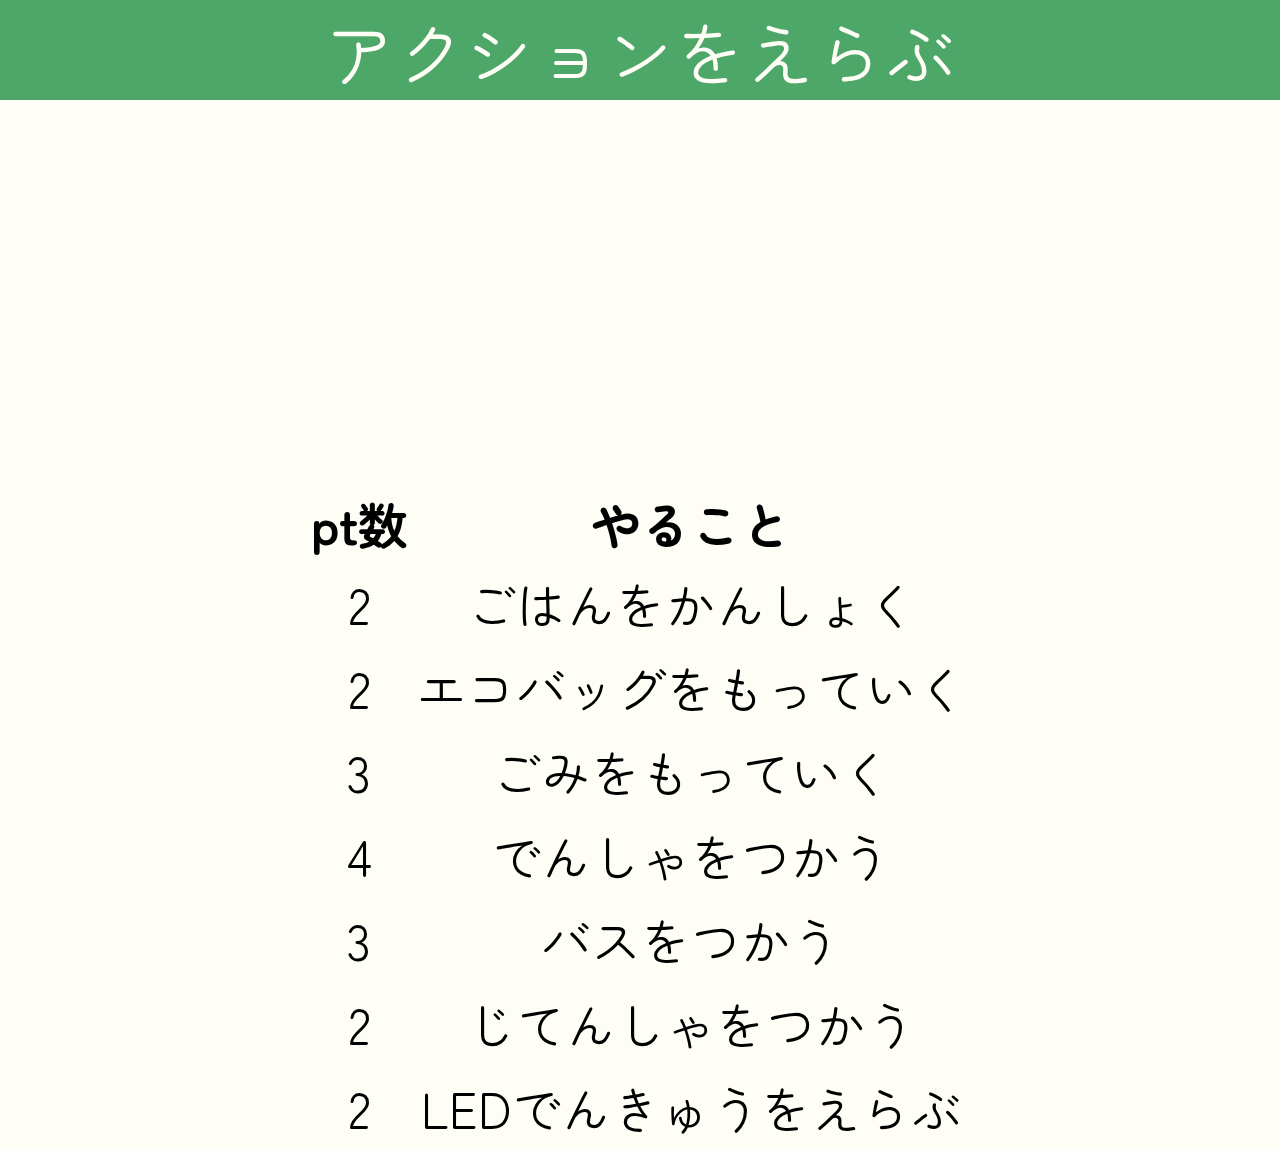
<file: action/action.html>
<!DOCTYPE html>
<lang="ja">
<html>
  <head>
    <meta charset="UTF-8" />
    <meta name="description" content="アクション" />
    <meta viewport="width=device-width, initial-scale=1.0" />
    <title>アクション</title>
    <link rel="stylesheet" href="../header.css" />
    <link rel="preconnect" href="https://fonts.googleapis.com">
    <link rel="preconnect" href="https://fonts.gstatic.com" crossorigin>
    <link href="https://cdn.jsdelivr.net/npm/bootstrap@5.0.2/dist/css/bootstrap.min.css" rel="stylesheet" integrity="sha384-EVSTQN3/azprG1Anm3QDgpJLIm9Nao0Yz1ztcQTwFspd3yD65VohhpuuCOmLASjC" crossorigin="anonymous">
    <link href="https://fonts.googleapis.com/css2?family=Zen+Maru+Gothic:wght@400;700&display=swap" rel="stylesheet">
    <link rel="stylesheet" href="action.css" />
    <script src="https://cdn.jsdelivr.net/npm/bootstrap@5.0.2/dist/js/bootstrap.bundle.min.js" integrity="sha384-MrcW6ZMFYlzcLA8Nl+NtUVF0sA7MsXsP1UyJoMp4YLEuNSfAP+JcXn/tWtIaxVXM" crossorigin="anonymous"></script>
  </head>
  <body>
     <header>
        <p>アクションをえらぶ</p>
        </header>
   <!-- <table id="actionTable">
        <thead>
            <tr>
                <th>pt数</th>
                <th>やること</th>
            </tr>
        </thead> -->
        <!-- JavaScript読み取り -->
    <!-- </table> -->

    <div class="bd-example">
      <table class="table table-hover" id="actionTable">
          <thead>
        <tr>
          <th scope="col">pt数</th>
          <th scope="col" style="text-align: center;">やること</th>
        </tr>
      </thead> 
      <tbody id="tbody">

      </tbody>   
      </table>      
    </div>

    <script src="action.js"></script>
    <script src="https://cdn.jsdelivr.net/npm/@popperjs/core@2.9.2/dist/umd/popper.min.js" integrity="sha384-IQsoLXl5PILFhosVNubq5LC7Qb9DXgDA9i+tQ8Zj3iwWAwPtgFTxbJ8NT4GN1R8p" crossorigin="anonymous"></script>
    <script src="https://cdn.jsdelivr.net/npm/bootstrap@5.0.2/dist/js/bootstrap.min.js" integrity="sha384-cVKIPhGWiC2Al4u+LWgxfKTRIcfu0JTxR+EQDz/bgldoEyl4H0zUF0QKbrJ0EcQF" crossorigin="anonymous"></script> 
  </body>
</html>
</file>
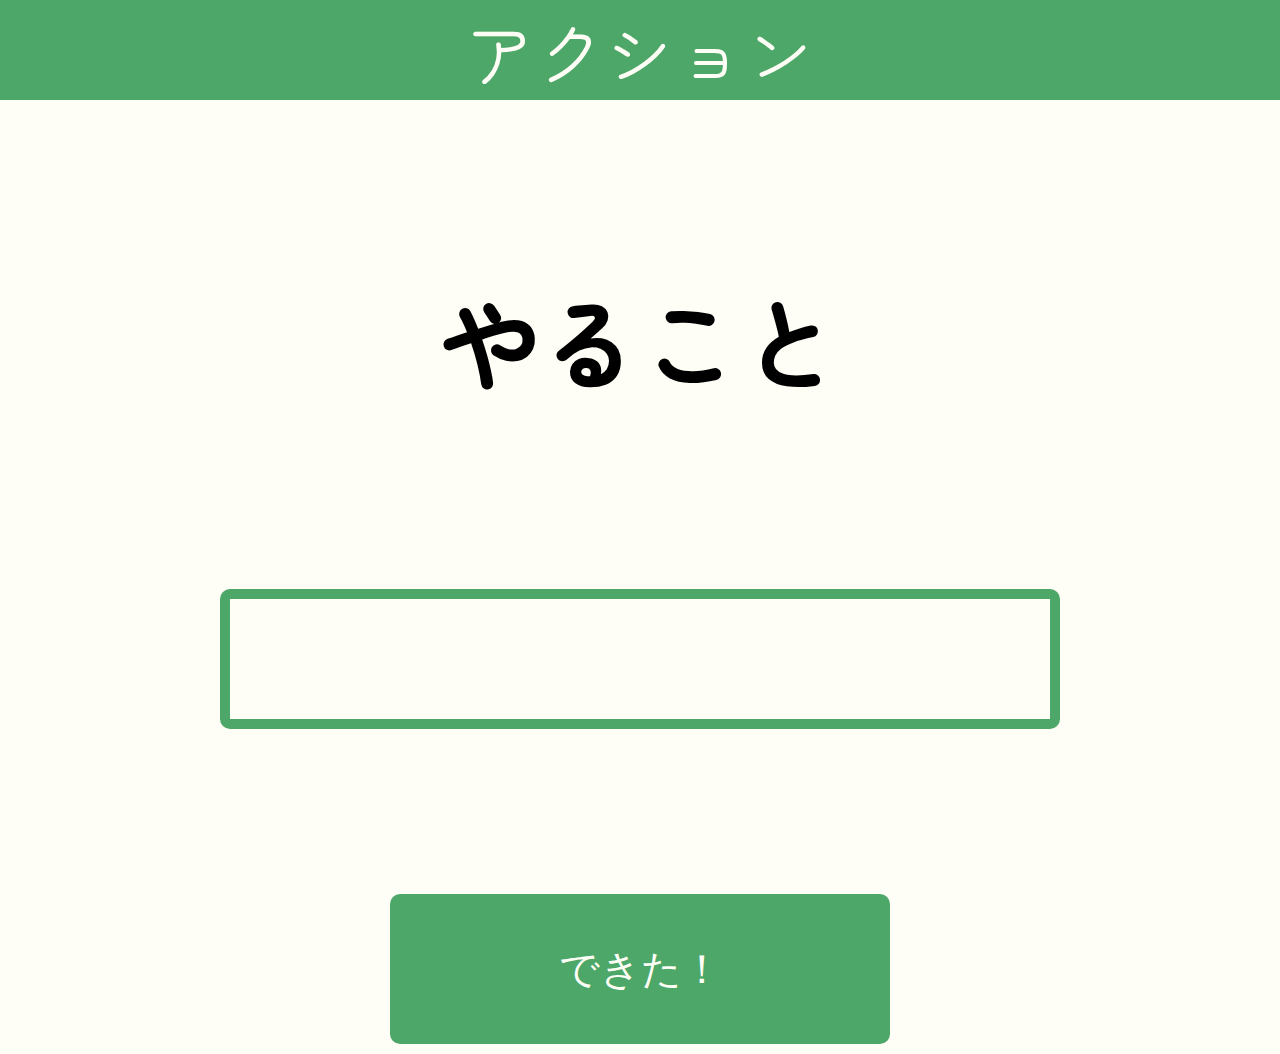
<file: action/register.html>
<!DOCTYPE html>
<lang ="ja"></lang>
<html>
  <head>
    <meta charset="UTF-8" />
    <meta name="description" content="アクション" />
    <meta viewport="width=device-width, initial-scale=1.0" />
    <title>アクション</title>
    <link rel="stylesheet" href="../header.css" />
    <link rel="preconnect" href="https://fonts.googleapis.com">
    <link rel="preconnect" href="https://fonts.gstatic.com" crossorigin>
    <link href="https://fonts.googleapis.com/css2?family=Zen+Maru+Gothic:wght@400;700&display=swap" rel="stylesheet">
    <link rel="stylesheet" href="action.css" />
  </head>
  <body>
    <header>
      <p>アクション</p>
    </header>
    <main>
        <h5 class="yaru">やること</h5>
        <div id="selectedItem" class="roundedBox2"></div>
      
<div>
  <button id="doneButton" class="roundedButton2">できた！</button>
</div>
  <script src="register.js"></script>
</body>
</html>
</file>
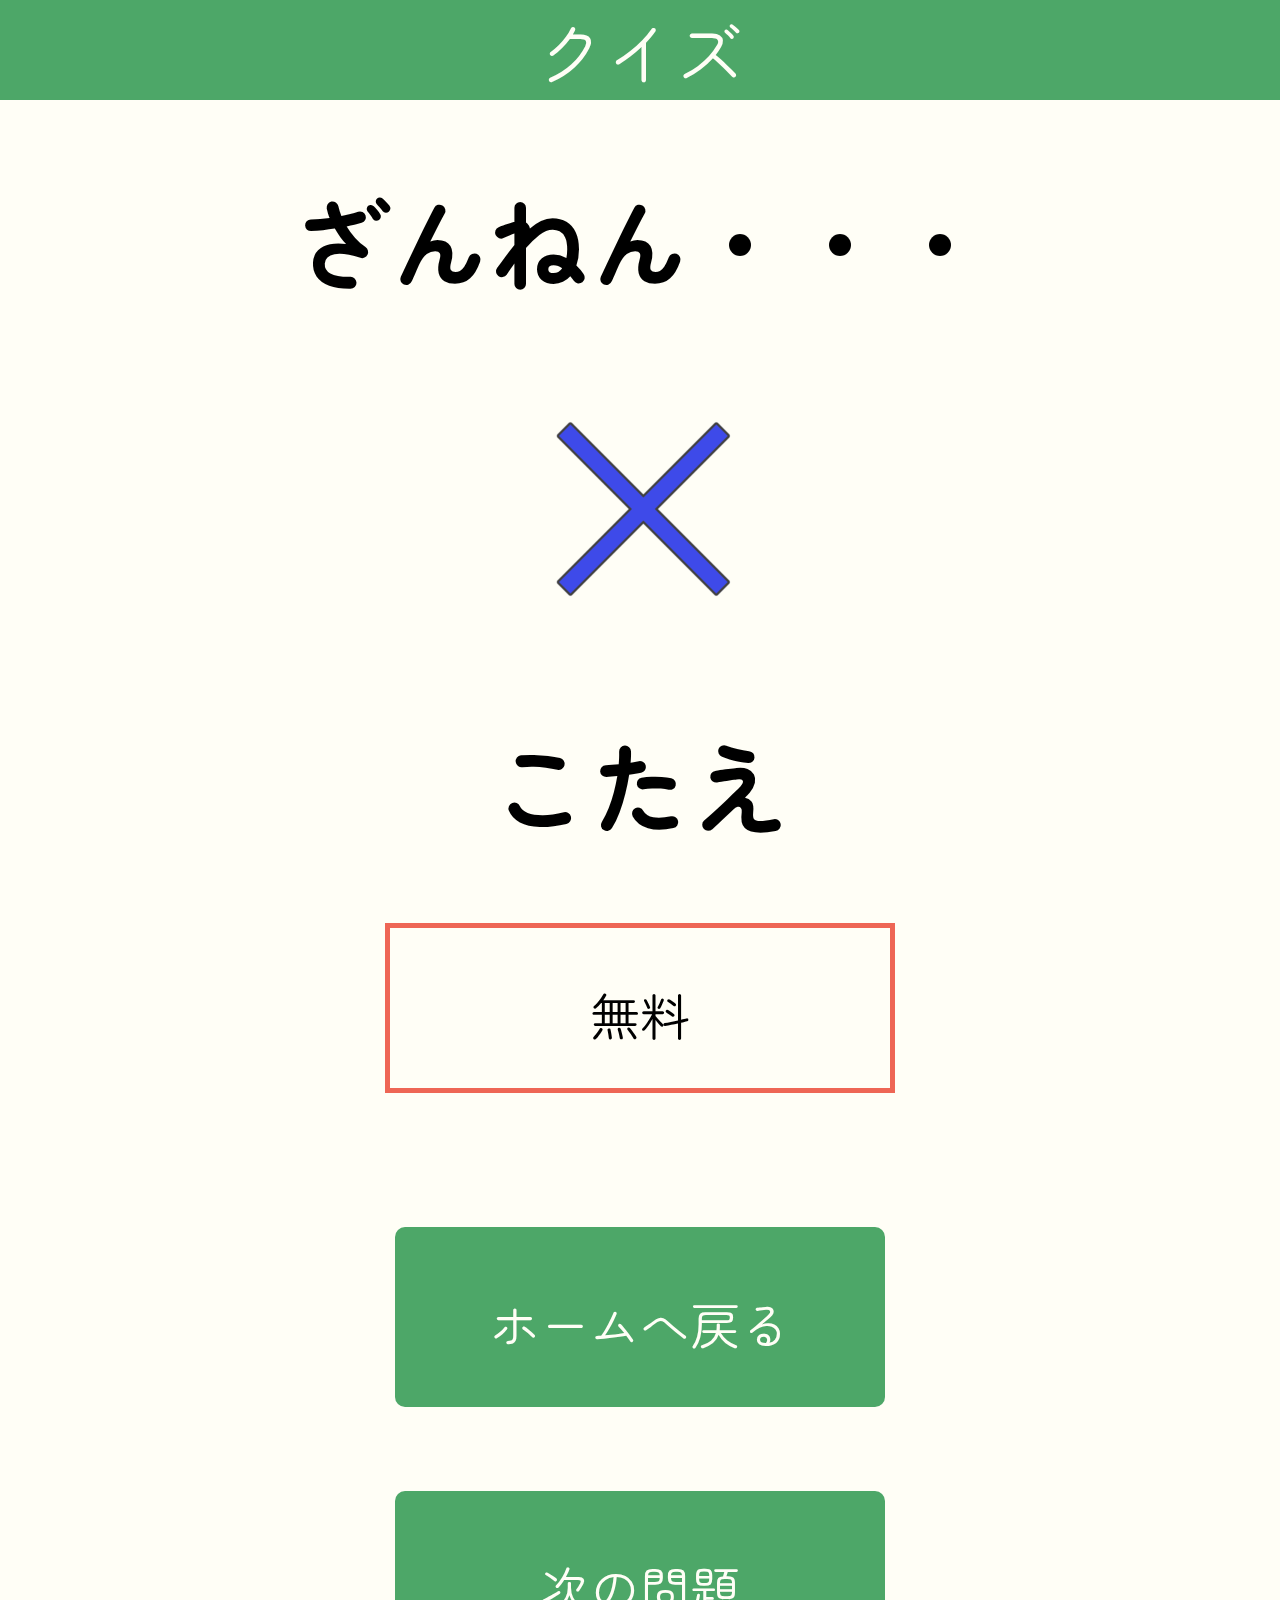
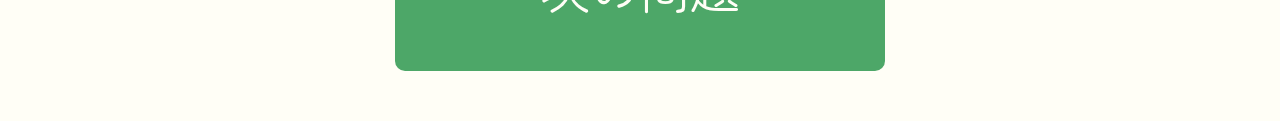
<file: quiz/answer/false.html>
<!DOCTYPE html>
<lang="ja"></lang>
<html>
  <head>
    <meta charset="UTF-8" />
    <meta name="description" content="クイズ" />
    <meta viewport="width=device-width, initial-scale=1.0" />
    <title>クイズ</title>
    <link rel="stylesheet" href="false.css" />
    <link rel="stylesheet" href="../../header.css">
    <link rel="preconnect" href="https://fonts.googleapis.com">
    <link rel="preconnect" href="https://fonts.gstatic.com" crossorigin>
    <link href="https://fonts.googleapis.com/css2?family=Zen+Maru+Gothic:wght@400;700&display=swap" rel="stylesheet">
  </head>
  <header>
    <p>クイズ</p>
  </header>
  <body>
   
    <h1>ざんねん・・・</h1>
    <img src="../../img/batu.png">
    <h1>こたえ</h1>
    <div class="kotae" style="border: solid 5px #E65;">
      <p id="kotae"></p>
    </div>
    <br>
    <div class="home"><p id="ie"></p></div>
    <br>
    <div class="tugi"><p id="tugii"></p></div>
    <script src="false.js"></script>
  </body>
</html>
</file>
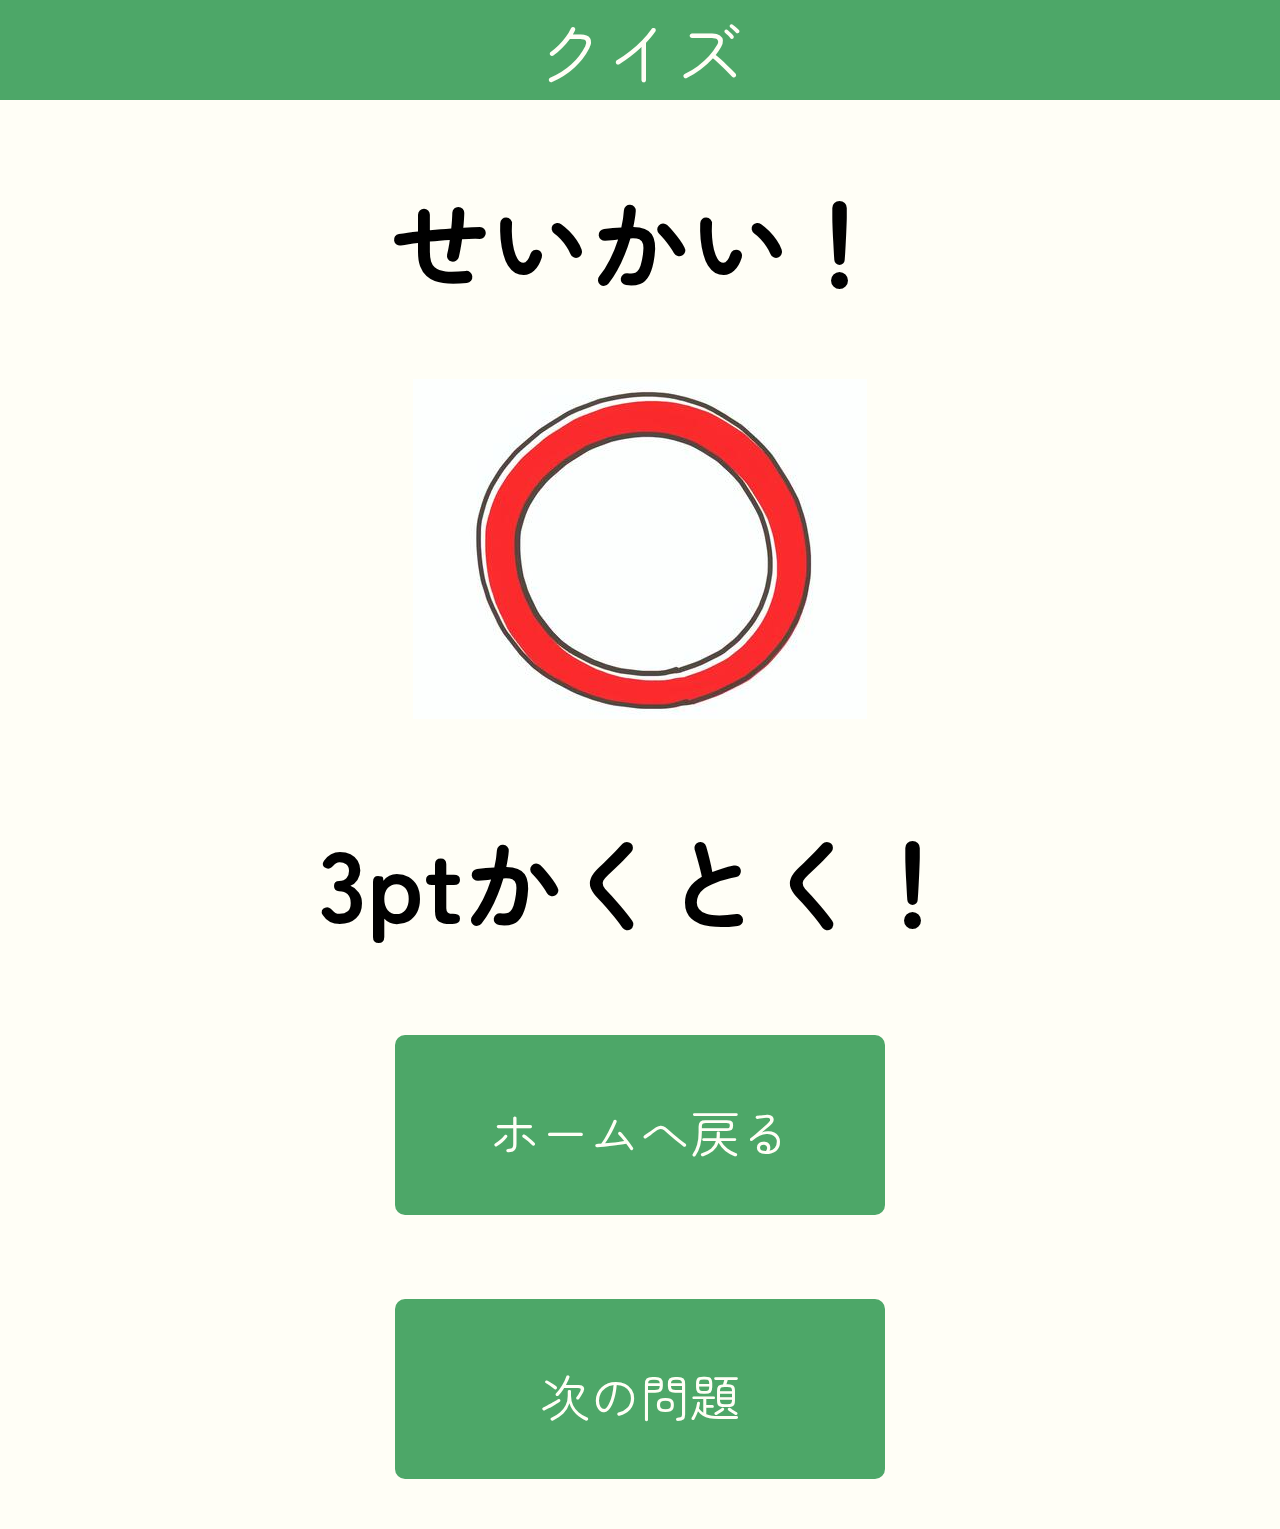
<file: quiz/answer/true.html>
<!DOCTYPE html>
<lang="ja"></lang>
<html>
  <head>
    <meta charset="UTF-8" />
    <meta name="description" content="クイズ" />
    <meta viewport="width=device-width, initial-scale=1.0" />
    <title>クイズ</title>
    <link rel="stylesheet" href="../../header.css" />
    <link rel="stylesheet" href="true.css">
    <link rel="preconnect" href="https://fonts.googleapis.com">
    <link rel="preconnect" href="https://fonts.gstatic.com" crossorigin>
    <link href="https://fonts.googleapis.com/css2?family=Zen+Maru+Gothic:wght@400;700&display=swap" rel="stylesheet">
  </head>
  <header>
    <p>クイズ</p>
  </header>
  <body>
   
    <h1>せいかい！</h1>
    <img src="../../img/maru.jpeg">
    <h2><span id="point"></span>ptかくとく！</h2>
    <div class="home"><p id="ie"></p></div>
    <br>
    <div class="tugi"><p id="tugii"></p></div>
    <script src="ture.js"></script>
  </body>
</html>
</file>
<file: header.css>
header {
    background-color: #4DA768;
    height: 100px;
    width: 100%;
    color: #FFFEF6;
    font-size: 70px;
    text-align: center;
}
header p{
    margin-top: 0px;
    margin-bottom: 0px;
}

body{
    margin:auto;
    width:100%;
    height:100%;
    background-color: #FFFEF6;
    text-align: center;
    font-family: "Zen Maru Gothic", sans-serif;
}
</file>
<file: action/action.css>
.roundedBox {
    border-radius: 10px;
    border: 10px solid #4DA768;
    padding: 10px;
    margin: 10px;
    display: inline-block;
    width: 700px;
    height: 150px;
}

.roundedButton {
    background-color: #4DA768;
    color: #FFFEF6;
    border: none;
    padding: 10px 20px;
    margin: 10px;
    border-radius: 10px;
    cursor: pointer;
}

.clickable {
    cursor: pointer;
}

#actionTable {
    margin-left: auto;
    margin-right: auto;
}

.pointCell {
    padding-right: 20px;
}


#actionTable td {
    padding: 5px;
}

/* #actionTable tr:nth-child(even) {
    background-color: #FFFEF6;
} */

.body {
    background-color: #FFFEF6;
}

.bd-example {
    margin-top: 30%;
}

.ac{
    font-size: 80px;
}

#actionTable{
    font-size: 50px;
}

#pointDisplay{
    font-size: 80px;
    margin-bottom: 100px;
}

#homeButton{
    width: 450px;
    height: 100px;
    font-size: 50px;
}

.yaru{
    font-size: 100px;
}

.roundedBox2{
    border-radius: 10px;
    border: 10px solid #4DA768;
    padding: 10px;
    margin: 10px;
    display: inline-block;
    width: 800px;
    height: 100px;
    font-size: 40px;
}

.roundedButton2{
    background-color: #4DA768;
    color: #FFFEF6;
    border: none;
    padding: 10px 20px;
    margin: 10px;
    border-radius: 10px;
    cursor: pointer;
    width: 500px;
    height: 150px;
    font-size: 40px;
    margin-top: 150px;
}
</file>
<file: quiz/answer/false.css>
.kotae{
    width: 500px;
	height: 160px;
	margin-left: auto;
	margin-right: auto;
    font-size: 50px;
    margin-bottom: 100px;
    
}

.home{
    background-color: #4DA768;
    color: #FFFEF6;
    border: none;
    padding: 10px 20px;
    margin: 10px;
    border-radius: 10px;
    cursor: pointer;
    margin-left: auto;
    margin-right: auto;
    width: 450px;

    height: 160px;
    font-size: 50px;
    margin-bottom: 50px;

}
.tugi{
    background-color: #4DA768;
    color: #FFFEF6;
    border: none;
    padding: 10px 20px;
    margin: 10px;
    border-radius: 10px;
    cursor: pointer;
    margin-left: auto;
    margin-right: auto;
    width: 450px;

    height: 160px;
    font-size: 50px;
    margin-bottom: 50px;

}

h1{
    font-size: 100px;
}
</file>
<file: quiz/answer/true.css>
h2{
    font-size: 100px;
}
.home{
	background-color: #4DA768;
    color: #FFFEF6;
    border: none;
    padding: 10px 20px;
    margin: 10px;
    border-radius: 10px;
    cursor: pointer;
    margin-left: auto;
    margin-right: auto;
    width: 450px;
    height: 160px;
    font-size: 50px;
    margin-bottom: 50px;
}
.tugi{
    background-color: #4DA768;
    color: #FFFEF6;
    border: none;
    padding: 10px 20px;
    margin: 10px;
    border-radius: 10px;
    cursor: pointer;
    margin-left: auto;
    margin-right: auto;
    width: 450px;
    height: 160px;
    font-size: 50px;
    margin-bottom: 50px;
}

h1{
    font-size: 100px;
}
</file>
